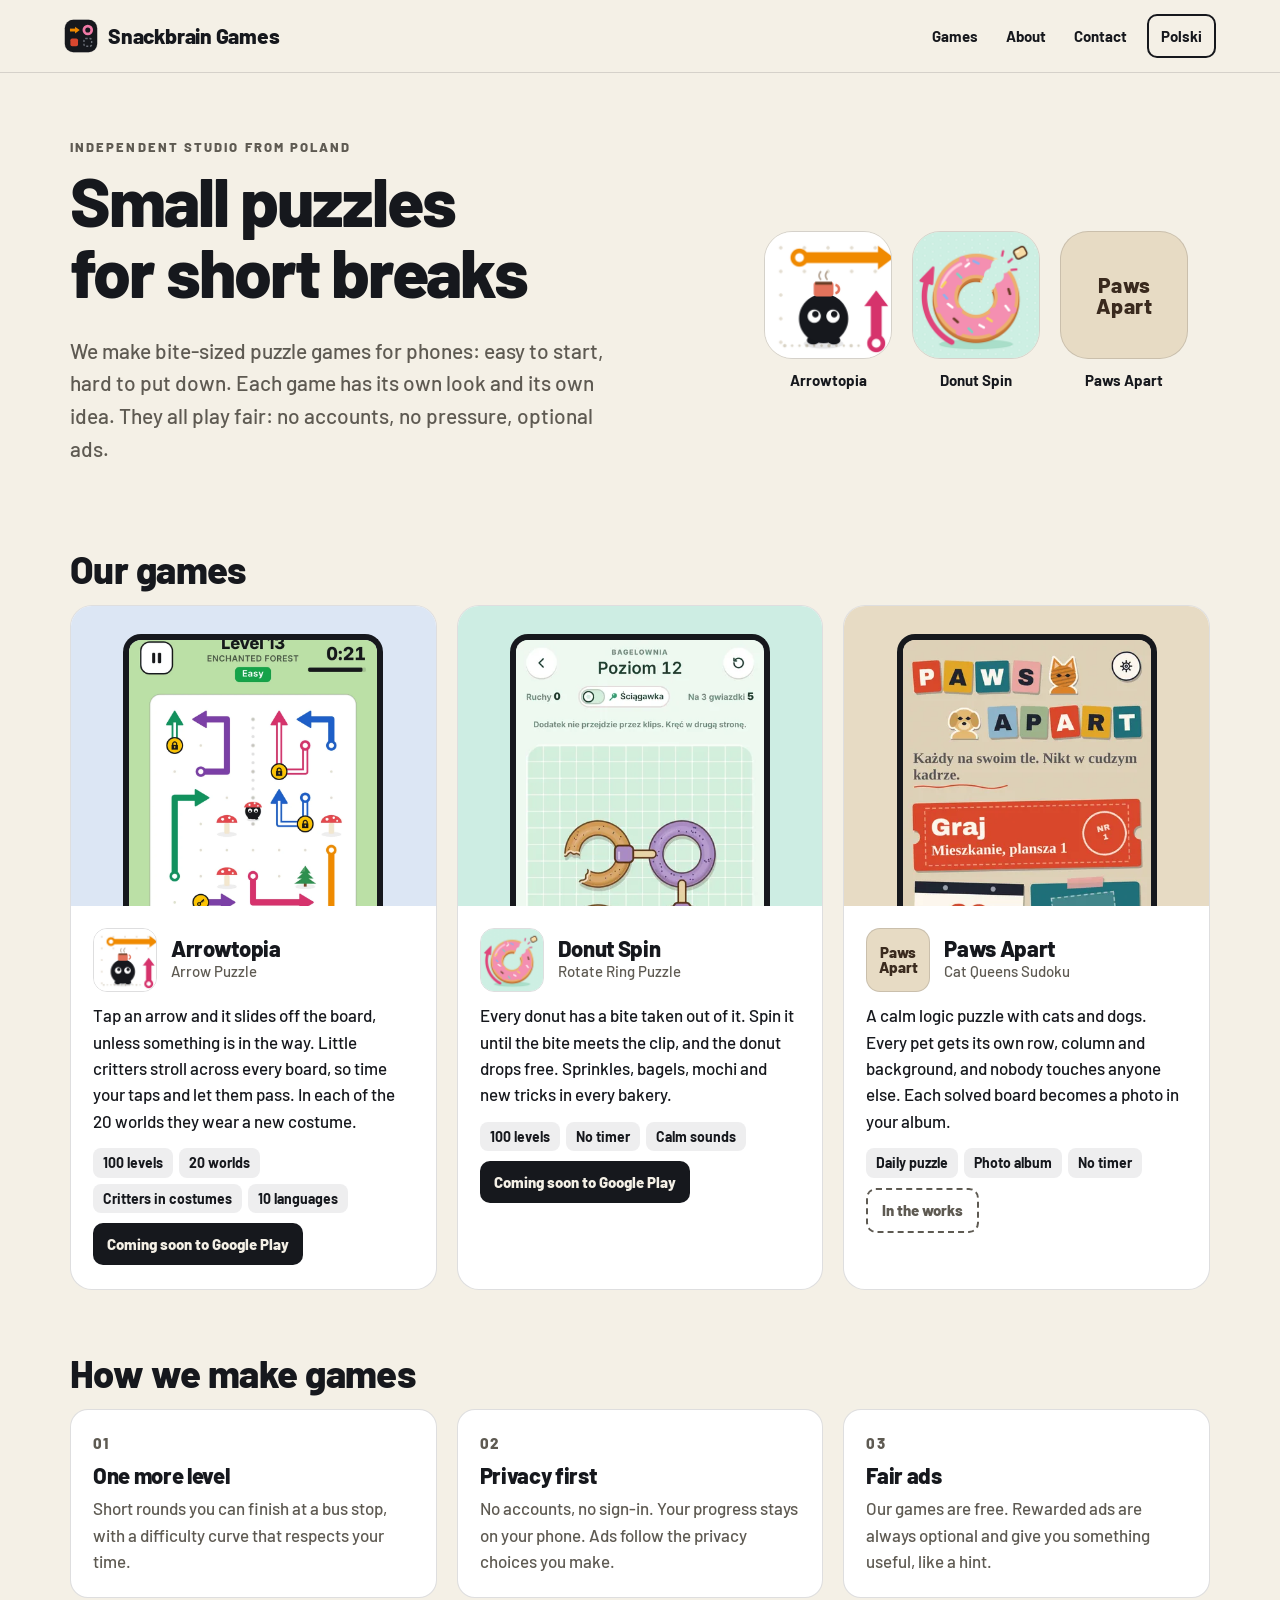
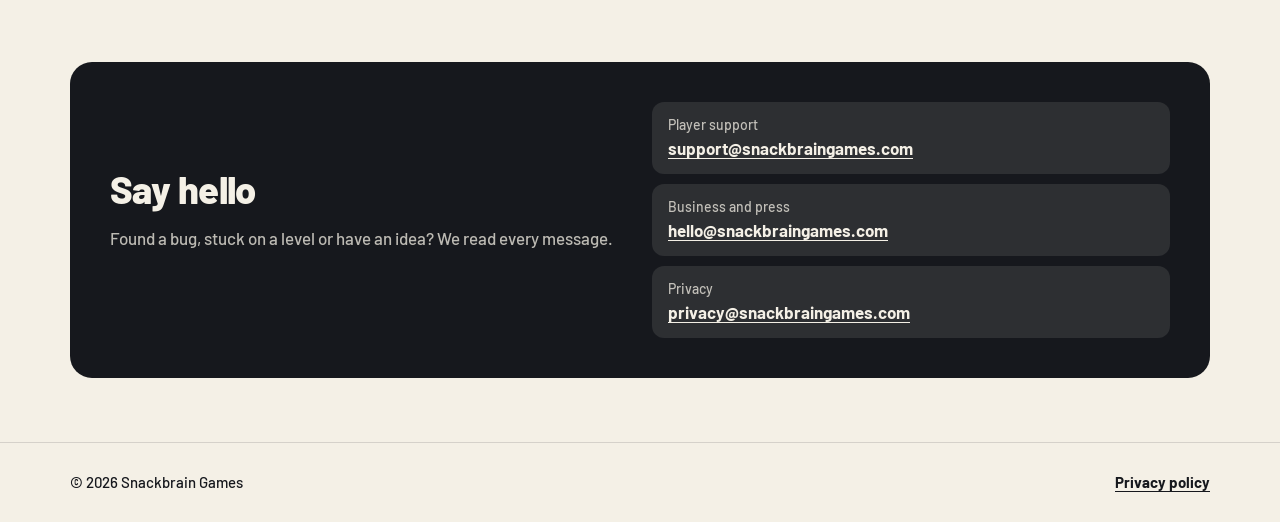
<file: index.html>
<!DOCTYPE html>
<html lang="en">
<head>
<meta charset="utf-8">
<meta name="viewport" content="width=device-width, initial-scale=1">
<title>Snackbrain Games</title>
<meta name="description" content="Snackbrain Games makes small puzzle games for phones: Arrowtopia, Donut Spin and Paws Apart.">
<link rel="icon" type="image/png" href="assets/favicon.png">
<link rel="stylesheet" href="assets/site.css">
</head>
<body>

<header class="top">
  <a class="brand" href="./">
    <svg viewBox="0 0 40 40" aria-hidden="true"><rect x="1" y="1" width="38" height="38" rx="10" fill="#16181D"/><path d="M7 13h7" stroke="#F08A00" stroke-width="3.4"/><path d="M13 9l5.5 4-5.5 4z" fill="#F08A00"/><circle cx="28" cy="13" r="4.6" fill="none" stroke="#F07AA6" stroke-width="3.2"/><rect x="7.5" y="23" width="9" height="9" rx="2" fill="#D9472F"/><rect x="23.5" y="23" width="9" height="9" rx="2" fill="none" stroke="#6B6F78" stroke-width="1.6" stroke-dasharray="2.4 2"/></svg>
    Snackbrain Games
  </a>
  <nav aria-label="Main">
    <a href="#games"><span lang="en">Games</span><span lang="pl">Gry</span></a>
    <a href="#about"><span lang="en">About</span><span lang="pl">O nas</span></a>
    <a href="#contact"><span lang="en">Contact</span><span lang="pl">Kontakt</span></a>
    <button class="lang" id="lang" type="button"><span lang="en">Polski</span><span lang="pl">English</span></button>
  </nav>
</header>

<main>
<section class="band">
  <div class="wrap hero">
    <div>
      <p class="kicker"><span lang="en">Independent studio from Poland</span><span lang="pl">Niezależne studio z Polski</span></p>
      <h1><span lang="en">Small puzzles for short breaks</span><span lang="pl">Małe łamigłówki na krótkie przerwy</span></h1>
      <p class="lead" lang="en">We make bite-sized puzzle games for phones: easy to start, hard to put down. Each game has its own look and its own idea. They all play fair: no accounts, no pressure, optional ads.</p>
      <p class="lead" lang="pl">Robimy łamigłówki na telefon w małych porcjach: łatwo zacząć, trudno skończyć. Każda gra ma swój wygląd i swój pomysł. Wszystkie grają fair: bez kont, bez presji, reklamy z wyboru.</p>
    </div>
    <div class="shelf" aria-label="Our games">
      <a href="#arrowtopia"><img src="assets/arrowtopia-icon-256.png" alt="">Arrowtopia</a>
      <a href="#donutspin"><img src="assets/donutspin-icon-256.png" alt="">Donut Spin</a>
      <a href="#pawsapart"><span class="tile">Paws<br>Apart</span>Paws Apart</a>
    </div>
  </div>
</section>

<section class="band" id="games" style="padding-top:0">
  <div class="wrap">
    <h2><span lang="en">Our games</span><span lang="pl">Nasze gry</span></h2>
    <div class="games">

      <article class="game" id="arrowtopia" style="--g:#DCE6F4">
        <div class="stage"><img class="shot" src="assets/arrowtopia-shot.webp" width="390" height="650" alt="Arrowtopia: coloured arrows on a board, with a little critter in a mushroom cap walking its dotted path"></div>
        <div class="body">
          <div class="head"><img src="assets/arrowtopia-icon-256.png" width="64" height="64" alt=""><div><h3>Arrowtopia</h3><p class="sub">Arrow Puzzle</p></div></div>
          <p lang="en">Tap an arrow and it slides off the board, unless something is in the way. Little critters stroll across every board, so time your taps and let them pass. In each of the 20 worlds they wear a new costume.</p>
          <p lang="pl">Stuknij strzałkę, a wyleci z planszy, chyba że coś stoi jej na drodze. Po każdej planszy spacerują małe stworki, więc wyczuj moment i przepuść je. W każdej z 20 krain noszą inne przebranie.</p>
          <ul class="chips"><li lang="en">100 levels</li><li lang="pl">100 poziomów</li><li lang="en">20 worlds</li><li lang="pl">20 krain</li><li lang="en">Critters in costumes</li><li lang="pl">Stworki w przebraniach</li><li lang="en">10 languages</li><li lang="pl">10 języków</li></ul>
          <p class="status soon"><span lang="en">Coming soon to Google Play</span><span lang="pl">Wkrótce w Google Play</span></p>
        </div>
      </article>

      <article class="game" id="donutspin" style="--g:#CDEDE3">
        <div class="stage"><img class="shot" src="assets/donutspin-shot.webp" width="390" height="650" alt="Donut Spin: donuts held by clips on a mint board"></div>
        <div class="body">
          <div class="head"><img src="assets/donutspin-icon-256.png" width="64" height="64" alt=""><div><h3>Donut Spin</h3><p class="sub">Rotate Ring Puzzle</p></div></div>
          <p lang="en">Every donut has a bite taken out of it. Spin it until the bite meets the clip, and the donut drops free. Sprinkles, bagels, mochi and new tricks in every bakery.</p>
          <p lang="pl">Każdy pączek jest nadgryziony. Kręć nim, aż ugryzienie trafi na klips, a pączek się uwolni. Posypki, bajgle, mochi i nowe sztuczki w każdej piekarni.</p>
          <ul class="chips"><li lang="en">100 levels</li><li lang="pl">100 poziomów</li><li lang="en">No timer</li><li lang="pl">Bez zegara</li><li lang="en">Calm sounds</li><li lang="pl">Spokojne dźwięki</li></ul>
          <p class="status soon"><span lang="en">Coming soon to Google Play</span><span lang="pl">Wkrótce w Google Play</span></p>
        </div>
      </article>

      <article class="game" id="pawsapart" style="--g:#E7DBC4">
        <div class="stage"><img class="shot" src="assets/pawsapart-shot.webp" width="390" height="650" alt="Paws Apart: the paper cut-out start screen with a cat and a dog"></div>
        <div class="body">
          <div class="head"><span class="tile">Paws<br>Apart</span><div><h3>Paws Apart</h3><p class="sub">Cat Queens Sudoku</p></div></div>
          <p lang="en">A calm logic puzzle with cats and dogs. Every pet gets its own row, column and background, and nobody touches anyone else. Each solved board becomes a photo in your album.</p>
          <p lang="pl">Spokojna łamigłówka logiczna z kotami i psami. Każdy zwierzak dostaje swój wiersz, kolumnę i tło, i nikt nikogo nie dotyka. Każda rozwiązana plansza staje się zdjęciem w albumie.</p>
          <ul class="chips"><li lang="en">Daily puzzle</li><li lang="pl">Zagadka dnia</li><li lang="en">Photo album</li><li lang="pl">Album zdjęć</li><li lang="en">No timer</li><li lang="pl">Bez zegara</li></ul>
          <p class="status dev"><span lang="en">In the works</span><span lang="pl">W przygotowaniu</span></p>
        </div>
      </article>

    </div>
  </div>
</section>

<section class="band" id="about" style="padding-top:0">
  <div class="wrap">
    <h2><span lang="en">How we make games</span><span lang="pl">Jak robimy gry</span></h2>
    <div class="cols">
      <div class="pill">
        <div class="num">01</div>
        <h3><span lang="en">One more level</span><span lang="pl">Jeszcze jeden poziom</span></h3>
        <p lang="en">Short rounds you can finish at a bus stop, with a difficulty curve that respects your time.</p>
        <p lang="pl">Krótkie rundy na jeden przystanek i poziom trudności, który szanuje Twój czas.</p>
      </div>
      <div class="pill">
        <div class="num">02</div>
        <h3><span lang="en">Privacy first</span><span lang="pl">Prywatność na pierwszym miejscu</span></h3>
        <p lang="en">No accounts, no sign-in. Your progress stays on your phone. Ads follow the privacy choices you make.</p>
        <p lang="pl">Bez kont i logowania. Postępy zostają na Twoim telefonie. Reklamy respektują Twoje wybory dotyczące prywatności.</p>
      </div>
      <div class="pill">
        <div class="num">03</div>
        <h3><span lang="en">Fair ads</span><span lang="pl">Uczciwe reklamy</span></h3>
        <p lang="en">Our games are free. Rewarded ads are always optional and give you something useful, like a hint.</p>
        <p lang="pl">Nasze gry są darmowe. Reklamy z nagrodą są zawsze opcjonalne i dają coś przydatnego, np. podpowiedź.</p>
      </div>
    </div>
  </div>
</section>

<section class="band" id="contact" style="padding-top:0">
  <div class="wrap contact">
    <div>
      <h2><span lang="en">Say hello</span><span lang="pl">Napisz do nas</span></h2>
      <p lang="en">Found a bug, stuck on a level or have an idea? We read every message.</p>
      <p lang="pl">Znalazłeś błąd, utknąłeś na poziomie albo masz pomysł? Czytamy każdą wiadomość.</p>
    </div>
    <div class="mail">
      <div><b lang="en">Player support</b><b lang="pl">Pomoc dla graczy</b><a href="mailto:support@snackbraingames.com">support@snackbraingames.com</a></div>
      <div><b lang="en">Business and press</b><b lang="pl">Współpraca i media</b><a href="mailto:hello@snackbraingames.com">hello@snackbraingames.com</a></div>
      <div><b lang="en">Privacy</b><b lang="pl">Prywatność</b><a href="mailto:privacy@snackbraingames.com">privacy@snackbraingames.com</a></div>
    </div>
  </div>
</section>
</main>

<footer>
  <div class="wrap">
    <span>© 2026 Snackbrain Games</span>
    <a href="privacy.html"><span lang="en">Privacy policy</span><span lang="pl">Polityka prywatności</span></a>
  </div>
</footer>

<script>
{
  const root = document.documentElement;
  let q = null;
  try { q = new URLSearchParams(location.search).get('lang'); } catch (e) {}
  const nav = (navigator.language || 'en').toLowerCase();
  const set = l => { root.lang = l; };
  set(q === 'pl' || q === 'en' ? q : nav.startsWith('pl') ? 'pl' : 'en');
  document.getElementById('lang').addEventListener('click', () => {
    set(root.lang === 'pl' ? 'en' : 'pl');
    try { history.replaceState(null, '', '?lang=' + root.lang + location.hash); } catch (e) {}
  });
}
</script>
</body>
</html>
</file>
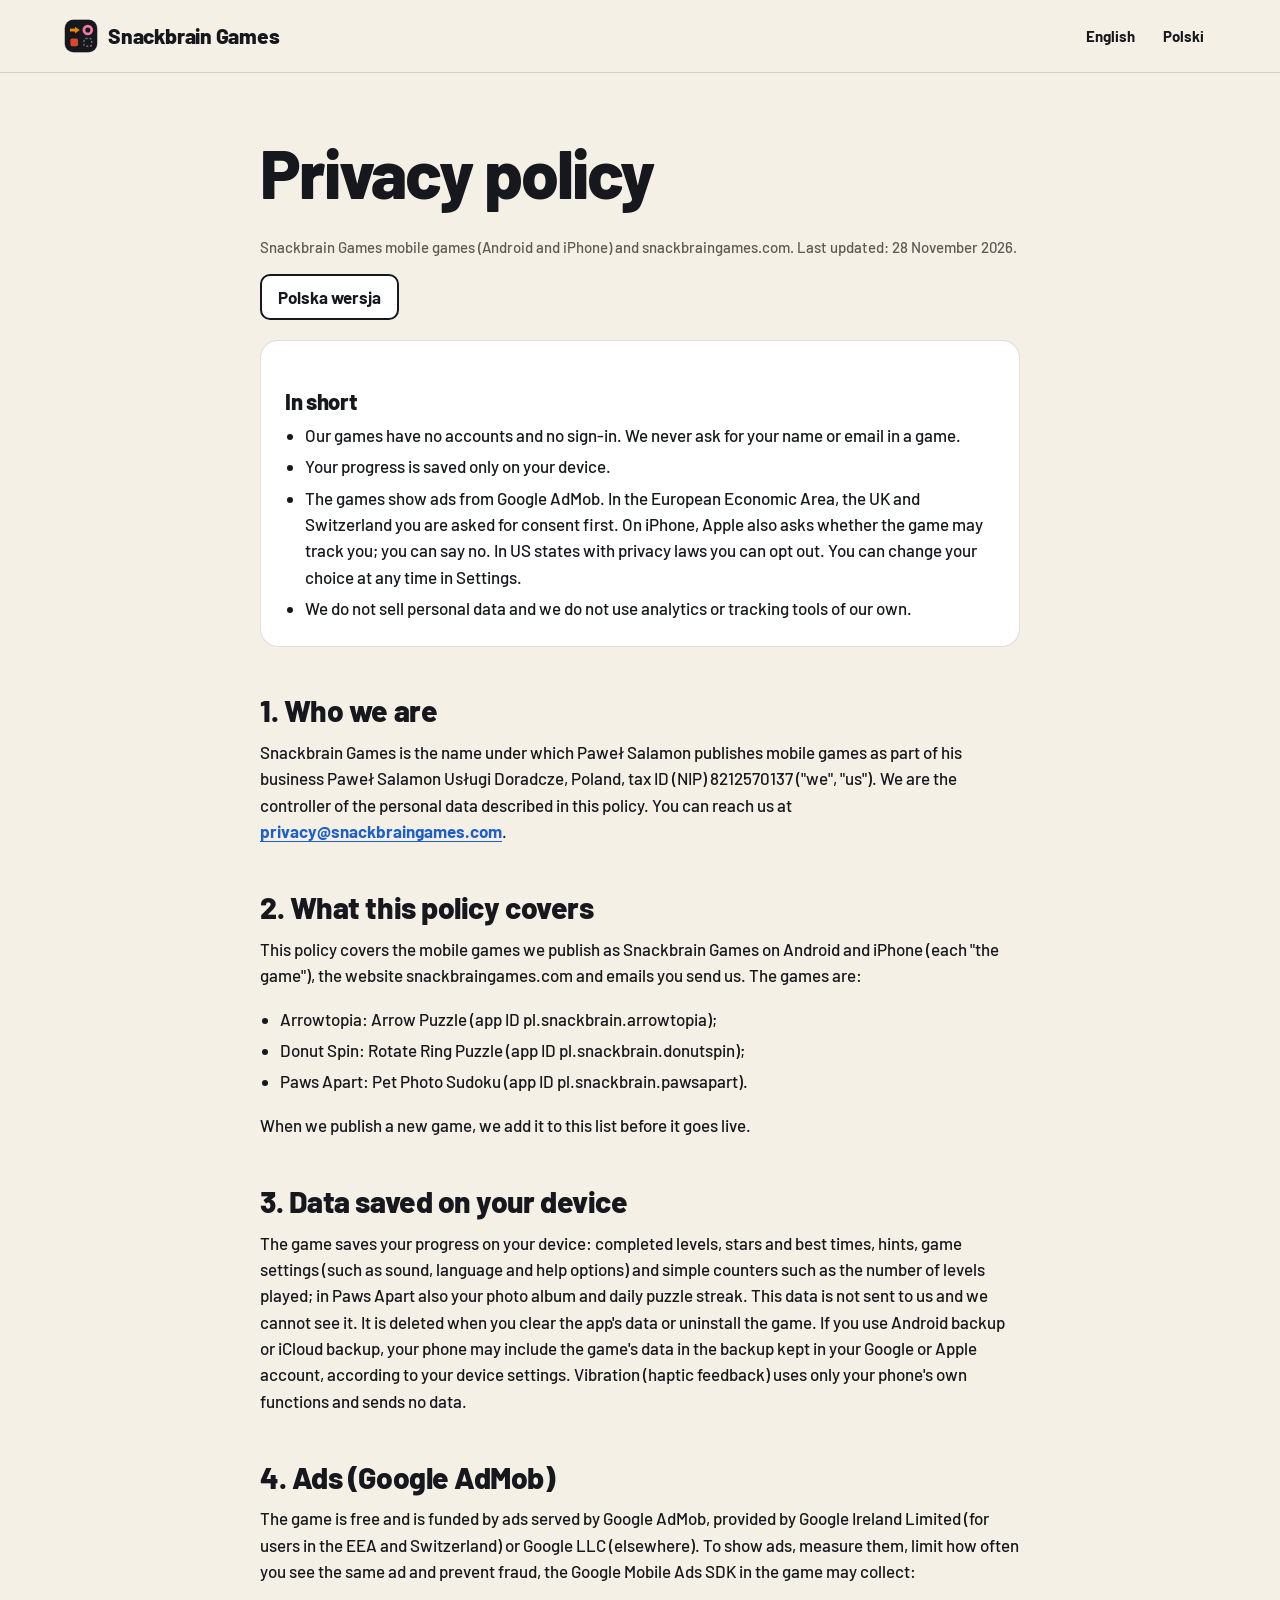
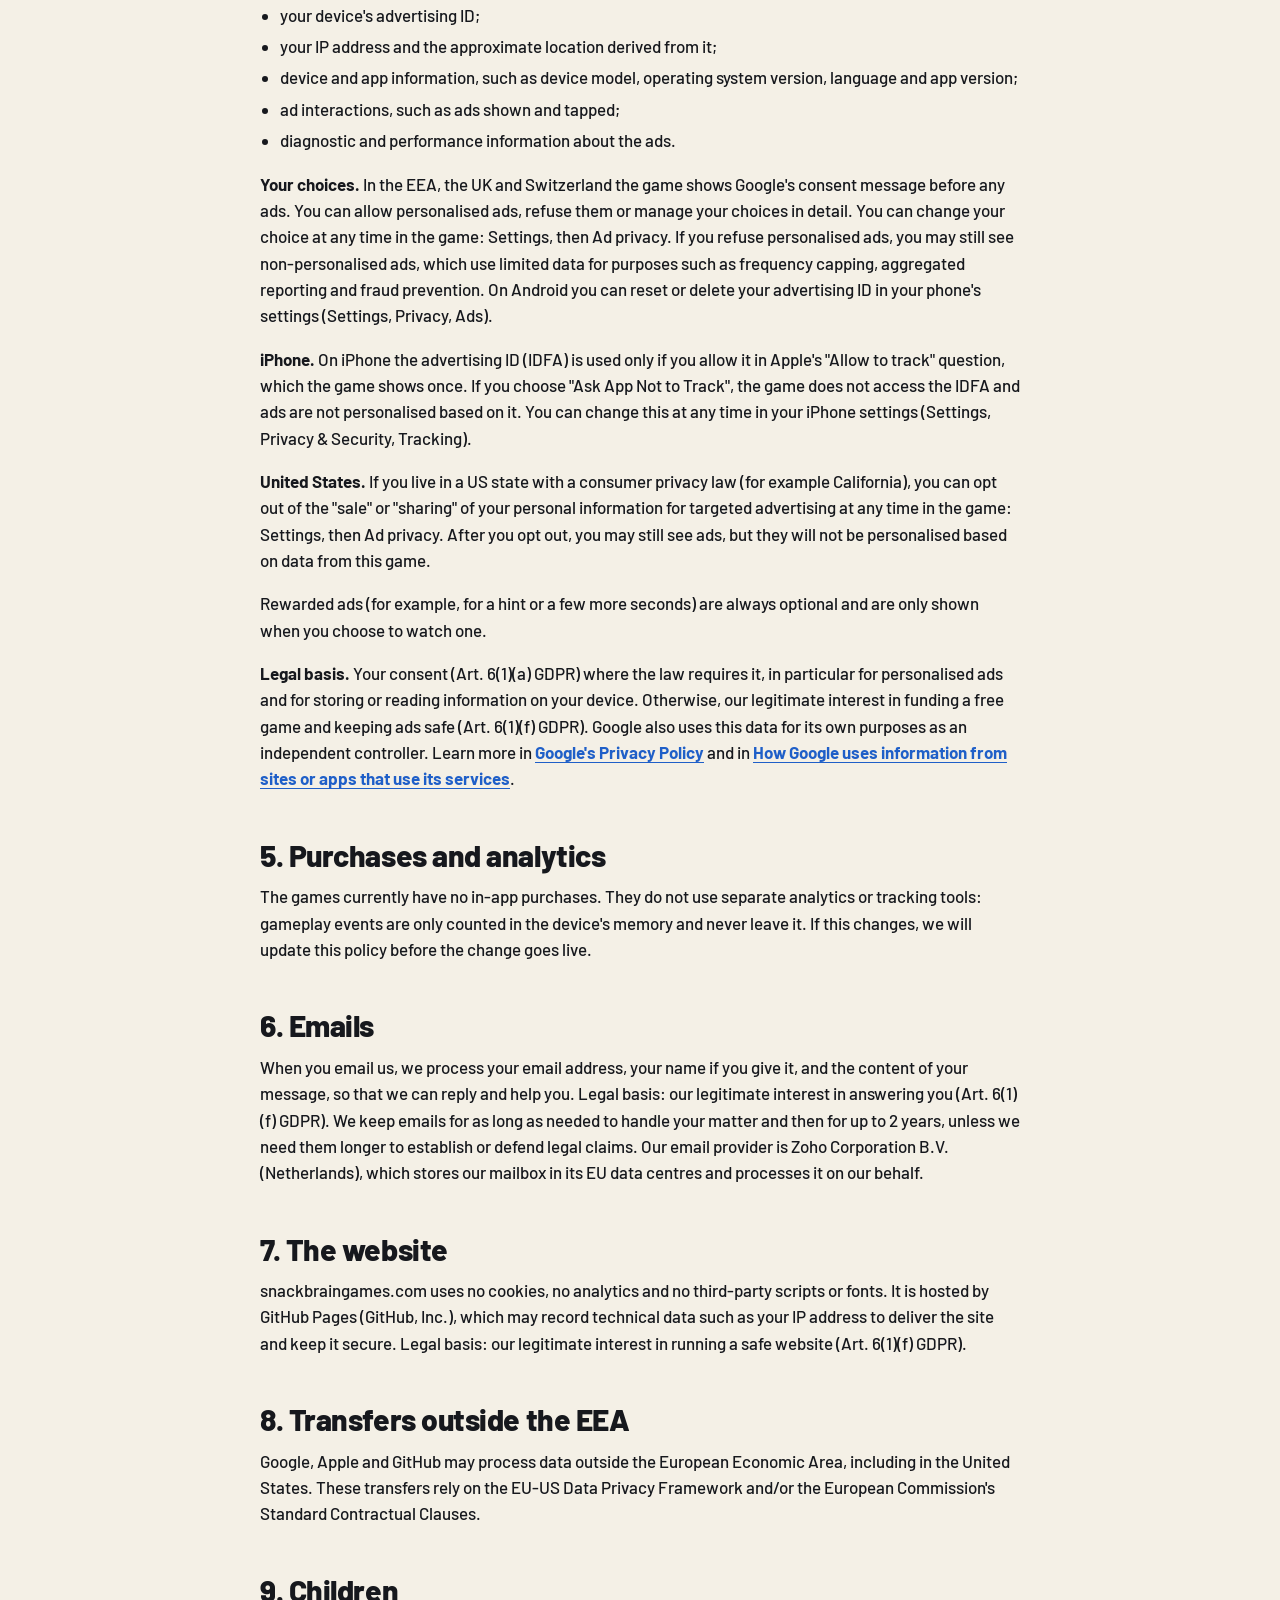
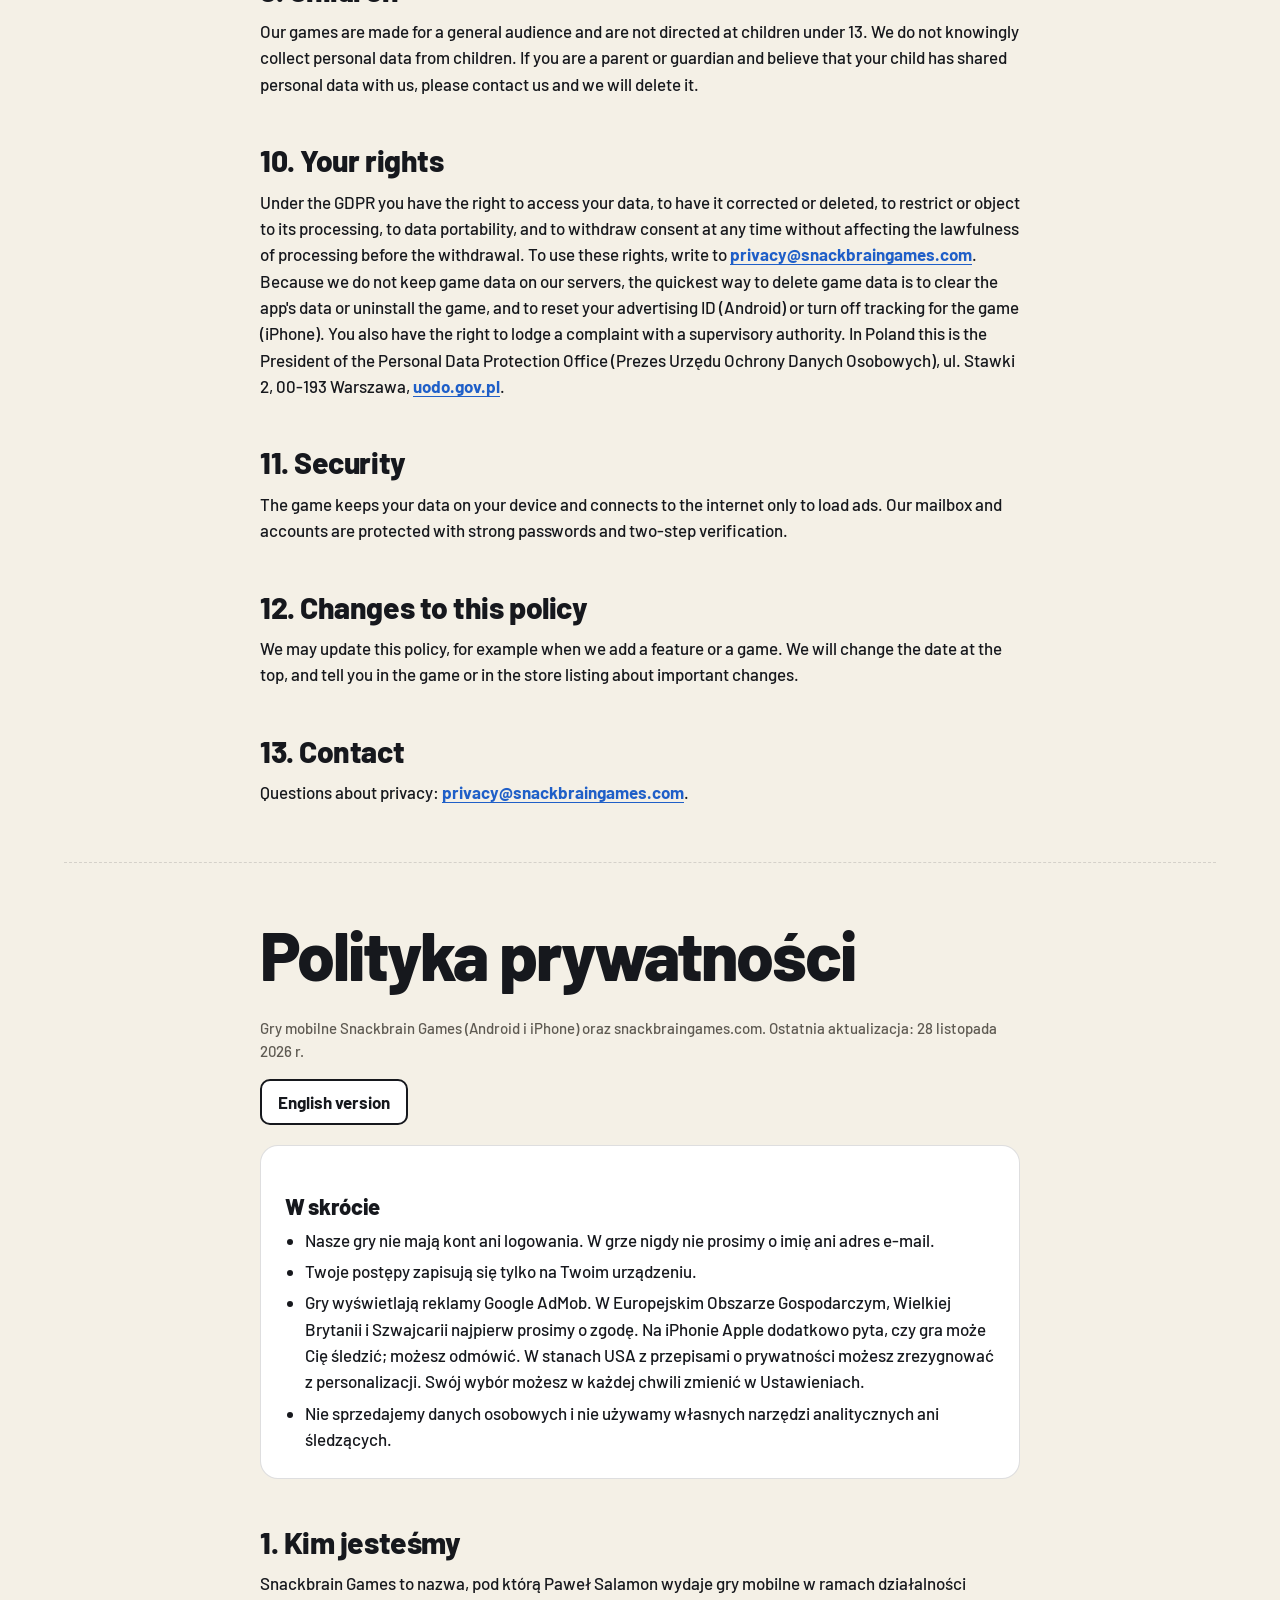
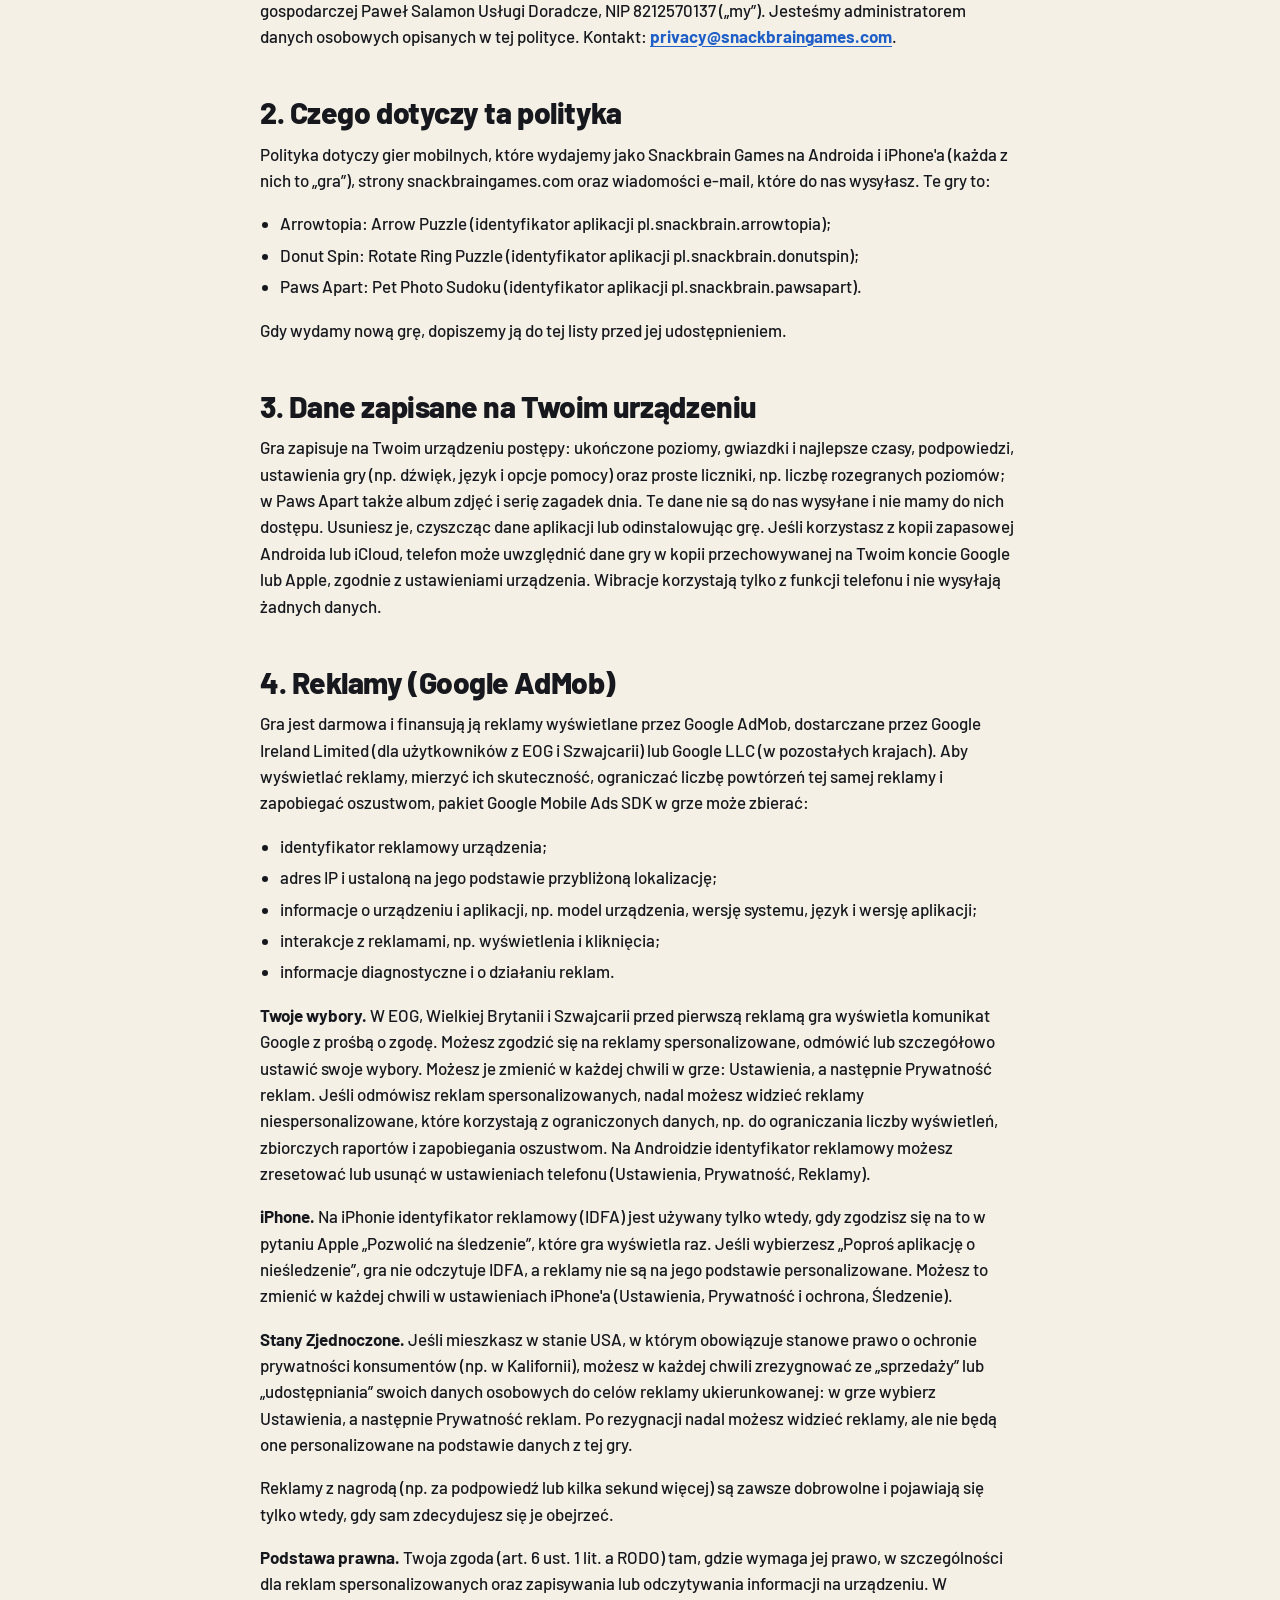
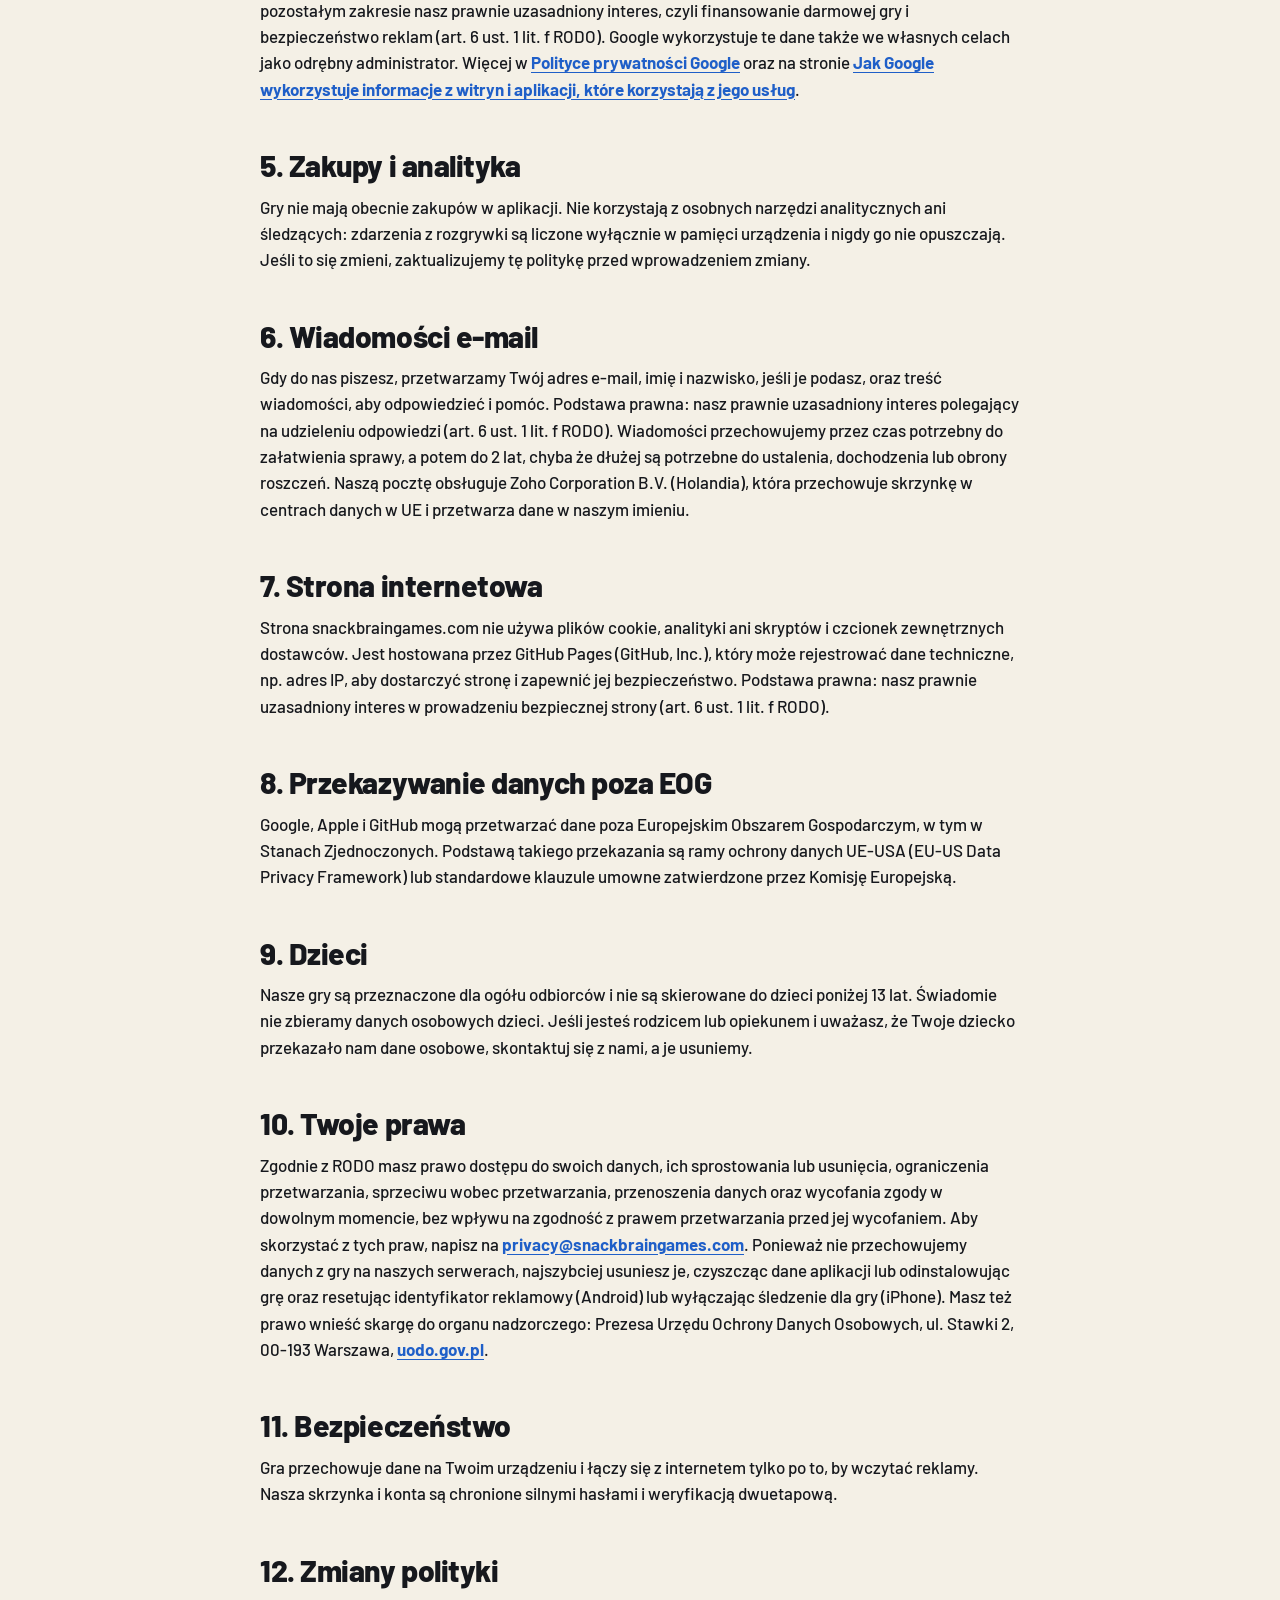
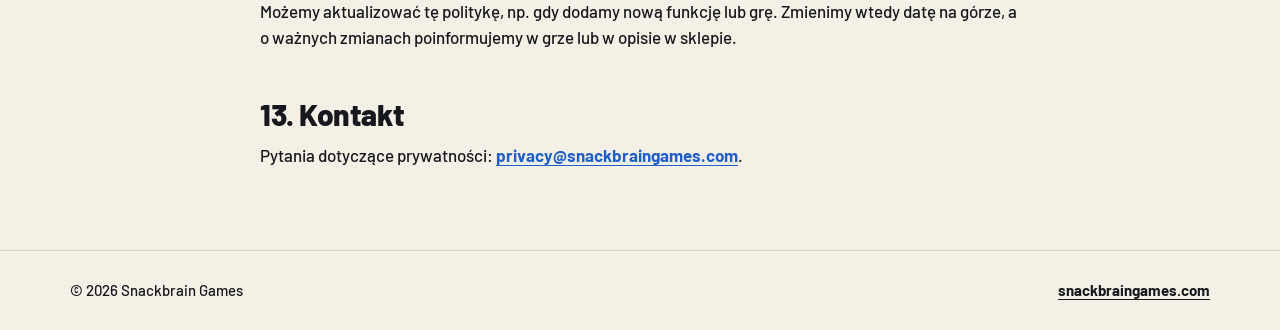
<file: privacy.html>
<!DOCTYPE html>
<html lang="en" class="both">
<head>
<meta charset="utf-8">
<meta name="viewport" content="width=device-width, initial-scale=1">
<title>Privacy policy: Snackbrain Games</title>
<meta name="description" content="Privacy policy for the Snackbrain Games mobile games (Arrowtopia: Arrow Puzzle, Donut Spin: Rotate Ring Puzzle, Paws Apart: Pet Photo Sudoku) on Android and iPhone, and for the Snackbrain Games website.">
<link rel="icon" type="image/png" href="assets/favicon.png">
<link rel="stylesheet" href="assets/site.css">
</head>
<body>

<header class="top">
  <a class="brand" href="./">
    <svg viewBox="0 0 40 40" aria-hidden="true"><rect x="1" y="1" width="38" height="38" rx="10" fill="#16181D"/><path d="M7 13h7" stroke="#F08A00" stroke-width="3.4"/><path d="M13 9l5.5 4-5.5 4z" fill="#F08A00"/><circle cx="28" cy="13" r="4.6" fill="none" stroke="#F07AA6" stroke-width="3.2"/><rect x="7.5" y="23" width="9" height="9" rx="2" fill="#D9472F"/><rect x="23.5" y="23" width="9" height="9" rx="2" fill="none" stroke="#6B6F78" stroke-width="1.6" stroke-dasharray="2.4 2"/></svg>
    Snackbrain Games
  </a>
  <nav aria-label="Language">
    <a href="#en">English</a>
    <a href="#pl">Polski</a>
  </nav>
</header>

<main class="band">
<article class="doc" id="en" lang="en">
  <h1>Privacy policy</h1>
  <p class="meta">Snackbrain Games mobile games (Android and iPhone) and snackbraingames.com. Last updated: 28 November 2026.</p>
  <div class="toc"><a href="#pl">Polska wersja</a></div>

  <div class="summary">
    <h3>In short</h3>
    <ul>
      <li>Our games have no accounts and no sign-in. We never ask for your name or email in a game.</li>
      <li>Your progress is saved only on your device.</li>
      <li>The games show ads from Google AdMob. In the European Economic Area, the UK and Switzerland you are asked for consent first. On iPhone, Apple also asks whether the game may track you; you can say no. In US states with privacy laws you can opt out. You can change your choice at any time in Settings.</li>
      <li>We do not sell personal data and we do not use analytics or tracking tools of our own.</li>
    </ul>
  </div>

  <h2>1. Who we are</h2>
  <p>Snackbrain Games is the name under which Paweł Salamon publishes mobile games as part of his business Paweł Salamon Usługi Doradcze, Poland, tax ID (NIP) 8212570137 ("we", "us"). We are the controller of the personal data described in this policy. You can reach us at <a href="mailto:privacy@snackbraingames.com">privacy@snackbraingames.com</a>.</p>

  <h2>2. What this policy covers</h2>
  <p>This policy covers the mobile games we publish as Snackbrain Games on Android and iPhone (each "the game"), the website snackbraingames.com and emails you send us. The games are:</p>
  <ul>
    <li>Arrowtopia: Arrow Puzzle (app ID pl.snackbrain.arrowtopia);</li>
    <li>Donut Spin: Rotate Ring Puzzle (app ID pl.snackbrain.donutspin);</li>
    <li>Paws Apart: Pet Photo Sudoku (app ID pl.snackbrain.pawsapart).</li>
  </ul>
  <p>When we publish a new game, we add it to this list before it goes live.</p>

  <h2>3. Data saved on your device</h2>
  <p>The game saves your progress on your device: completed levels, stars and best times, hints, game settings (such as sound, language and help options) and simple counters such as the number of levels played; in Paws Apart also your photo album and daily puzzle streak. This data is not sent to us and we cannot see it. It is deleted when you clear the app's data or uninstall the game. If you use Android backup or iCloud backup, your phone may include the game's data in the backup kept in your Google or Apple account, according to your device settings. Vibration (haptic feedback) uses only your phone's own functions and sends no data.</p>

  <h2>4. Ads (Google AdMob)</h2>
  <p>The game is free and is funded by ads served by Google AdMob, provided by Google Ireland Limited (for users in the EEA and Switzerland) or Google LLC (elsewhere). To show ads, measure them, limit how often you see the same ad and prevent fraud, the Google Mobile Ads SDK in the game may collect:</p>
  <ul>
    <li>your device's advertising ID;</li>
    <li>your IP address and the approximate location derived from it;</li>
    <li>device and app information, such as device model, operating system version, language and app version;</li>
    <li>ad interactions, such as ads shown and tapped;</li>
    <li>diagnostic and performance information about the ads.</li>
  </ul>
  <p><b>Your choices.</b> In the EEA, the UK and Switzerland the game shows Google's consent message before any ads. You can allow personalised ads, refuse them or manage your choices in detail. You can change your choice at any time in the game: Settings, then Ad privacy. If you refuse personalised ads, you may still see non-personalised ads, which use limited data for purposes such as frequency capping, aggregated reporting and fraud prevention. On Android you can reset or delete your advertising ID in your phone's settings (Settings, Privacy, Ads).</p>
  <p><b>iPhone.</b> On iPhone the advertising ID (IDFA) is used only if you allow it in Apple's "Allow to track" question, which the game shows once. If you choose "Ask App Not to Track", the game does not access the IDFA and ads are not personalised based on it. You can change this at any time in your iPhone settings (Settings, Privacy &amp; Security, Tracking).</p>
  <p><b>United States.</b> If you live in a US state with a consumer privacy law (for example California), you can opt out of the "sale" or "sharing" of your personal information for targeted advertising at any time in the game: Settings, then Ad privacy. After you opt out, you may still see ads, but they will not be personalised based on data from this game.</p>
  <p>Rewarded ads (for example, for a hint or a few more seconds) are always optional and are only shown when you choose to watch one.</p>
  <p><b>Legal basis.</b> Your consent (Art. 6(1)(a) GDPR) where the law requires it, in particular for personalised ads and for storing or reading information on your device. Otherwise, our legitimate interest in funding a free game and keeping ads safe (Art. 6(1)(f) GDPR). Google also uses this data for its own purposes as an independent controller. Learn more in <a href="https://policies.google.com/privacy">Google's Privacy Policy</a> and in <a href="https://policies.google.com/technologies/partner-sites">How Google uses information from sites or apps that use its services</a>.</p>

  <h2>5. Purchases and analytics</h2>
  <p>The games currently have no in-app purchases. They do not use separate analytics or tracking tools: gameplay events are only counted in the device's memory and never leave it. If this changes, we will update this policy before the change goes live.</p>

  <h2>6. Emails</h2>
  <p>When you email us, we process your email address, your name if you give it, and the content of your message, so that we can reply and help you. Legal basis: our legitimate interest in answering you (Art. 6(1)(f) GDPR). We keep emails for as long as needed to handle your matter and then for up to 2 years, unless we need them longer to establish or defend legal claims. Our email provider is Zoho Corporation B.V. (Netherlands), which stores our mailbox in its EU data centres and processes it on our behalf.</p>

  <h2>7. The website</h2>
  <p>snackbraingames.com uses no cookies, no analytics and no third-party scripts or fonts. It is hosted by GitHub Pages (GitHub, Inc.), which may record technical data such as your IP address to deliver the site and keep it secure. Legal basis: our legitimate interest in running a safe website (Art. 6(1)(f) GDPR).</p>

  <h2>8. Transfers outside the EEA</h2>
  <p>Google, Apple and GitHub may process data outside the European Economic Area, including in the United States. These transfers rely on the EU-US Data Privacy Framework and/or the European Commission's Standard Contractual Clauses.</p>

  <h2>9. Children</h2>
  <p>Our games are made for a general audience and are not directed at children under 13. We do not knowingly collect personal data from children. If you are a parent or guardian and believe that your child has shared personal data with us, please contact us and we will delete it.</p>

  <h2>10. Your rights</h2>
  <p>Under the GDPR you have the right to access your data, to have it corrected or deleted, to restrict or object to its processing, to data portability, and to withdraw consent at any time without affecting the lawfulness of processing before the withdrawal. To use these rights, write to <a href="mailto:privacy@snackbraingames.com">privacy@snackbraingames.com</a>. Because we do not keep game data on our servers, the quickest way to delete game data is to clear the app's data or uninstall the game, and to reset your advertising ID (Android) or turn off tracking for the game (iPhone). You also have the right to lodge a complaint with a supervisory authority. In Poland this is the President of the Personal Data Protection Office (Prezes Urzędu Ochrony Danych Osobowych), ul. Stawki 2, 00-193 Warszawa, <a href="https://uodo.gov.pl">uodo.gov.pl</a>.</p>

  <h2>11. Security</h2>
  <p>The game keeps your data on your device and connects to the internet only to load ads. Our mailbox and accounts are protected with strong passwords and two-step verification.</p>

  <h2>12. Changes to this policy</h2>
  <p>We may update this policy, for example when we add a feature or a game. We will change the date at the top, and tell you in the game or in the store listing about important changes.</p>

  <h2>13. Contact</h2>
  <p>Questions about privacy: <a href="mailto:privacy@snackbraingames.com">privacy@snackbraingames.com</a>.</p>
</article>

<hr>

<article class="doc" id="pl" lang="pl">
  <h1>Polityka prywatności</h1>
  <p class="meta">Gry mobilne Snackbrain Games (Android i iPhone) oraz snackbraingames.com. Ostatnia aktualizacja: 28 listopada 2026 r.</p>
  <div class="toc"><a href="#en">English version</a></div>

  <div class="summary">
    <h3>W skrócie</h3>
    <ul>
      <li>Nasze gry nie mają kont ani logowania. W grze nigdy nie prosimy o imię ani adres e-mail.</li>
      <li>Twoje postępy zapisują się tylko na Twoim urządzeniu.</li>
      <li>Gry wyświetlają reklamy Google AdMob. W Europejskim Obszarze Gospodarczym, Wielkiej Brytanii i Szwajcarii najpierw prosimy o zgodę. Na iPhonie Apple dodatkowo pyta, czy gra może Cię śledzić; możesz odmówić. W stanach USA z przepisami o prywatności możesz zrezygnować z personalizacji. Swój wybór możesz w każdej chwili zmienić w Ustawieniach.</li>
      <li>Nie sprzedajemy danych osobowych i nie używamy własnych narzędzi analitycznych ani śledzących.</li>
    </ul>
  </div>

  <h2>1. Kim jesteśmy</h2>
  <p>Snackbrain Games to nazwa, pod którą Paweł Salamon wydaje gry mobilne w ramach działalności gospodarczej Paweł Salamon Usługi Doradcze, NIP 8212570137 („my”). Jesteśmy administratorem danych osobowych opisanych w tej polityce. Kontakt: <a href="mailto:privacy@snackbraingames.com">privacy@snackbraingames.com</a>.</p>

  <h2>2. Czego dotyczy ta polityka</h2>
  <p>Polityka dotyczy gier mobilnych, które wydajemy jako Snackbrain Games na Androida i iPhone'a (każda z nich to „gra”), strony snackbraingames.com oraz wiadomości e-mail, które do nas wysyłasz. Te gry to:</p>
  <ul>
    <li>Arrowtopia: Arrow Puzzle (identyfikator aplikacji pl.snackbrain.arrowtopia);</li>
    <li>Donut Spin: Rotate Ring Puzzle (identyfikator aplikacji pl.snackbrain.donutspin);</li>
    <li>Paws Apart: Pet Photo Sudoku (identyfikator aplikacji pl.snackbrain.pawsapart).</li>
  </ul>
  <p>Gdy wydamy nową grę, dopiszemy ją do tej listy przed jej udostępnieniem.</p>

  <h2>3. Dane zapisane na Twoim urządzeniu</h2>
  <p>Gra zapisuje na Twoim urządzeniu postępy: ukończone poziomy, gwiazdki i najlepsze czasy, podpowiedzi, ustawienia gry (np. dźwięk, język i opcje pomocy) oraz proste liczniki, np. liczbę rozegranych poziomów; w Paws Apart także album zdjęć i serię zagadek dnia. Te dane nie są do nas wysyłane i nie mamy do nich dostępu. Usuniesz je, czyszcząc dane aplikacji lub odinstalowując grę. Jeśli korzystasz z kopii zapasowej Androida lub iCloud, telefon może uwzględnić dane gry w kopii przechowywanej na Twoim koncie Google lub Apple, zgodnie z ustawieniami urządzenia. Wibracje korzystają tylko z funkcji telefonu i nie wysyłają żadnych danych.</p>

  <h2>4. Reklamy (Google AdMob)</h2>
  <p>Gra jest darmowa i finansują ją reklamy wyświetlane przez Google AdMob, dostarczane przez Google Ireland Limited (dla użytkowników z EOG i Szwajcarii) lub Google LLC (w pozostałych krajach). Aby wyświetlać reklamy, mierzyć ich skuteczność, ograniczać liczbę powtórzeń tej samej reklamy i zapobiegać oszustwom, pakiet Google Mobile Ads SDK w grze może zbierać:</p>
  <ul>
    <li>identyfikator reklamowy urządzenia;</li>
    <li>adres IP i ustaloną na jego podstawie przybliżoną lokalizację;</li>
    <li>informacje o urządzeniu i aplikacji, np. model urządzenia, wersję systemu, język i wersję aplikacji;</li>
    <li>interakcje z reklamami, np. wyświetlenia i kliknięcia;</li>
    <li>informacje diagnostyczne i o działaniu reklam.</li>
  </ul>
  <p><b>Twoje wybory.</b> W EOG, Wielkiej Brytanii i Szwajcarii przed pierwszą reklamą gra wyświetla komunikat Google z prośbą o zgodę. Możesz zgodzić się na reklamy spersonalizowane, odmówić lub szczegółowo ustawić swoje wybory. Możesz je zmienić w każdej chwili w grze: Ustawienia, a następnie Prywatność reklam. Jeśli odmówisz reklam spersonalizowanych, nadal możesz widzieć reklamy niespersonalizowane, które korzystają z ograniczonych danych, np. do ograniczania liczby wyświetleń, zbiorczych raportów i zapobiegania oszustwom. Na Androidzie identyfikator reklamowy możesz zresetować lub usunąć w ustawieniach telefonu (Ustawienia, Prywatność, Reklamy).</p>
  <p><b>iPhone.</b> Na iPhonie identyfikator reklamowy (IDFA) jest używany tylko wtedy, gdy zgodzisz się na to w pytaniu Apple „Pozwolić na śledzenie”, które gra wyświetla raz. Jeśli wybierzesz „Poproś aplikację o nieśledzenie”, gra nie odczytuje IDFA, a reklamy nie są na jego podstawie personalizowane. Możesz to zmienić w każdej chwili w ustawieniach iPhone'a (Ustawienia, Prywatność i ochrona, Śledzenie).</p>
  <p><b>Stany Zjednoczone.</b> Jeśli mieszkasz w stanie USA, w którym obowiązuje stanowe prawo o ochronie prywatności konsumentów (np. w Kalifornii), możesz w każdej chwili zrezygnować ze „sprzedaży” lub „udostępniania” swoich danych osobowych do celów reklamy ukierunkowanej: w grze wybierz Ustawienia, a następnie Prywatność reklam. Po rezygnacji nadal możesz widzieć reklamy, ale nie będą one personalizowane na podstawie danych z tej gry.</p>
  <p>Reklamy z nagrodą (np. za podpowiedź lub kilka sekund więcej) są zawsze dobrowolne i pojawiają się tylko wtedy, gdy sam zdecydujesz się je obejrzeć.</p>
  <p><b>Podstawa prawna.</b> Twoja zgoda (art. 6 ust. 1 lit. a RODO) tam, gdzie wymaga jej prawo, w szczególności dla reklam spersonalizowanych oraz zapisywania lub odczytywania informacji na urządzeniu. W pozostałym zakresie nasz prawnie uzasadniony interes, czyli finansowanie darmowej gry i bezpieczeństwo reklam (art. 6 ust. 1 lit. f RODO). Google wykorzystuje te dane także we własnych celach jako odrębny administrator. Więcej w <a href="https://policies.google.com/privacy?hl=pl">Polityce prywatności Google</a> oraz na stronie <a href="https://policies.google.com/technologies/partner-sites?hl=pl">Jak Google wykorzystuje informacje z witryn i aplikacji, które korzystają z jego usług</a>.</p>

  <h2>5. Zakupy i analityka</h2>
  <p>Gry nie mają obecnie zakupów w aplikacji. Nie korzystają z osobnych narzędzi analitycznych ani śledzących: zdarzenia z rozgrywki są liczone wyłącznie w pamięci urządzenia i nigdy go nie opuszczają. Jeśli to się zmieni, zaktualizujemy tę politykę przed wprowadzeniem zmiany.</p>

  <h2>6. Wiadomości e-mail</h2>
  <p>Gdy do nas piszesz, przetwarzamy Twój adres e-mail, imię i nazwisko, jeśli je podasz, oraz treść wiadomości, aby odpowiedzieć i pomóc. Podstawa prawna: nasz prawnie uzasadniony interes polegający na udzieleniu odpowiedzi (art. 6 ust. 1 lit. f RODO). Wiadomości przechowujemy przez czas potrzebny do załatwienia sprawy, a potem do 2 lat, chyba że dłużej są potrzebne do ustalenia, dochodzenia lub obrony roszczeń. Naszą pocztę obsługuje Zoho Corporation B.V. (Holandia), która przechowuje skrzynkę w centrach danych w UE i przetwarza dane w naszym imieniu.</p>

  <h2>7. Strona internetowa</h2>
  <p>Strona snackbraingames.com nie używa plików cookie, analityki ani skryptów i czcionek zewnętrznych dostawców. Jest hostowana przez GitHub Pages (GitHub, Inc.), który może rejestrować dane techniczne, np. adres IP, aby dostarczyć stronę i zapewnić jej bezpieczeństwo. Podstawa prawna: nasz prawnie uzasadniony interes w prowadzeniu bezpiecznej strony (art. 6 ust. 1 lit. f RODO).</p>

  <h2>8. Przekazywanie danych poza EOG</h2>
  <p>Google, Apple i GitHub mogą przetwarzać dane poza Europejskim Obszarem Gospodarczym, w tym w Stanach Zjednoczonych. Podstawą takiego przekazania są ramy ochrony danych UE-USA (EU-US Data Privacy Framework) lub standardowe klauzule umowne zatwierdzone przez Komisję Europejską.</p>

  <h2>9. Dzieci</h2>
  <p>Nasze gry są przeznaczone dla ogółu odbiorców i nie są skierowane do dzieci poniżej 13 lat. Świadomie nie zbieramy danych osobowych dzieci. Jeśli jesteś rodzicem lub opiekunem i uważasz, że Twoje dziecko przekazało nam dane osobowe, skontaktuj się z nami, a je usuniemy.</p>

  <h2>10. Twoje prawa</h2>
  <p>Zgodnie z RODO masz prawo dostępu do swoich danych, ich sprostowania lub usunięcia, ograniczenia przetwarzania, sprzeciwu wobec przetwarzania, przenoszenia danych oraz wycofania zgody w dowolnym momencie, bez wpływu na zgodność z prawem przetwarzania przed jej wycofaniem. Aby skorzystać z tych praw, napisz na <a href="mailto:privacy@snackbraingames.com">privacy@snackbraingames.com</a>. Ponieważ nie przechowujemy danych z gry na naszych serwerach, najszybciej usuniesz je, czyszcząc dane aplikacji lub odinstalowując grę oraz resetując identyfikator reklamowy (Android) lub wyłączając śledzenie dla gry (iPhone). Masz też prawo wnieść skargę do organu nadzorczego: Prezesa Urzędu Ochrony Danych Osobowych, ul. Stawki 2, 00-193 Warszawa, <a href="https://uodo.gov.pl">uodo.gov.pl</a>.</p>

  <h2>11. Bezpieczeństwo</h2>
  <p>Gra przechowuje dane na Twoim urządzeniu i łączy się z internetem tylko po to, by wczytać reklamy. Nasza skrzynka i konta są chronione silnymi hasłami i weryfikacją dwuetapową.</p>

  <h2>12. Zmiany polityki</h2>
  <p>Możemy aktualizować tę politykę, np. gdy dodamy nową funkcję lub grę. Zmienimy wtedy datę na górze, a o ważnych zmianach poinformujemy w grze lub w opisie w sklepie.</p>

  <h2>13. Kontakt</h2>
  <p>Pytania dotyczące prywatności: <a href="mailto:privacy@snackbraingames.com">privacy@snackbraingames.com</a>.</p>
</article>
</main>

<footer>
  <div class="wrap">
    <span>© 2026 Snackbrain Games</span>
    <a href="./">snackbraingames.com</a>
  </div>
</footer>
</body>
</html>
</file>
<file: assets/site.css>
/*
VOICE: small and honest, short sentences, no hype. The studio stays quiet so each game can show its own face.
IDEA: a shelf. A plain paper page, and on it one card per game, each card in that game's own colours and pictures.
PICTURE: real icons and real screenshots of the games; no illustrations of the studio's own.
COLOUR: paper #F4F0E6, ink #16181D, white cards; colour comes only from the games (Arrowtopia blue, Donut Spin mint, Paws Apart kraft).
TYPE: Barlow for everything, 800 for titles, 500 for text.
LAYOUT: top bar, headline with the three icons, three game cards (stacked on phones), how we work, contact, footer.
*/
@font-face{font-family:Barlow;font-weight:500;font-display:swap;src:url(../fonts/barlow-latin-500-normal.woff2) format("woff2");unicode-range:U+0000-00FF,U+0131,U+0152-0153,U+02BB-02BC,U+02C6,U+02DA,U+02DC,U+0304,U+0308,U+0329,U+2000-206F,U+20AC,U+2122,U+2191,U+2193,U+2212,U+2215,U+FEFF,U+FFFD}
@font-face{font-family:Barlow;font-weight:500;font-display:swap;src:url(../fonts/barlow-latin-ext-500-normal.woff2) format("woff2");unicode-range:U+0100-02BA,U+02BD-02C5,U+02C7-02CC,U+02CE-02D7,U+02DD-02FF,U+0304,U+0308,U+0329,U+1D00-1DBF,U+1E00-1E9F,U+1EF2-1EFF,U+2020,U+20A0-20AB,U+20AD-20C0,U+2113,U+2C60-2C7F,U+A720-A7FF}
@font-face{font-family:Barlow;font-weight:700;font-display:swap;src:url(../fonts/barlow-latin-700-normal.woff2) format("woff2");unicode-range:U+0000-00FF,U+0131,U+0152-0153,U+02BB-02BC,U+02C6,U+02DA,U+02DC,U+0304,U+0308,U+0329,U+2000-206F,U+20AC,U+2122,U+2191,U+2193,U+2212,U+2215,U+FEFF,U+FFFD}
@font-face{font-family:Barlow;font-weight:700;font-display:swap;src:url(../fonts/barlow-latin-ext-700-normal.woff2) format("woff2");unicode-range:U+0100-02BA,U+02BD-02C5,U+02C7-02CC,U+02CE-02D7,U+02DD-02FF,U+0304,U+0308,U+0329,U+1D00-1DBF,U+1E00-1E9F,U+1EF2-1EFF,U+2020,U+20A0-20AB,U+20AD-20C0,U+2113,U+2C60-2C7F,U+A720-A7FF}
@font-face{font-family:Barlow;font-weight:800;font-display:swap;src:url(../fonts/barlow-latin-800-normal.woff2) format("woff2");unicode-range:U+0000-00FF,U+0131,U+0152-0153,U+02BB-02BC,U+02C6,U+02DA,U+02DC,U+0304,U+0308,U+0329,U+2000-206F,U+20AC,U+2122,U+2191,U+2193,U+2212,U+2215,U+FEFF,U+FFFD}
@font-face{font-family:Barlow;font-weight:800;font-display:swap;src:url(../fonts/barlow-latin-ext-800-normal.woff2) format("woff2");unicode-range:U+0100-02BA,U+02BD-02C5,U+02C7-02CC,U+02CE-02D7,U+02DD-02FF,U+0304,U+0308,U+0329,U+1D00-1DBF,U+1E00-1E9F,U+1EF2-1EFF,U+2020,U+20A0-20AB,U+20AD-20C0,U+2113,U+2C60-2C7F,U+A720-A7FF}

:root{color-scheme:light dark;
  --bg:light-dark(#F4F0E6,#14161B);--card:light-dark(#FFFFFF,#1E2127);--line:light-dark(rgb(22 24 29/.14),rgb(238 234 224/.16));
  --ink:light-dark(#16181D,#EEEAE0);--soft:light-dark(#5E5A52,#A7A398);--accent:light-dark(#1F5FC8,#5B92F0)}
:root[data-theme=light]{color-scheme:light}:root[data-theme=dark]{color-scheme:dark}
*{box-sizing:border-box;min-width:0}
html{scroll-padding-top:24px}
body{margin:0;background:var(--bg);color:var(--ink);font:500 17px/1.55 Barlow,system-ui,sans-serif;overflow-x:clip}
h1,h2,h3{font-weight:800;line-height:1.05;letter-spacing:-.015em;text-wrap:balance;margin:0 0 .4em}
h1{font-size:clamp(38px,6.5vw,68px);letter-spacing:-.03em}h2{font-size:clamp(28px,4vw,38px)}h3{font-size:22px}
p{margin:0 0 1em}a{color:var(--accent);text-underline-offset:3px;font-weight:700}a:hover{color:var(--ink)}
:focus-visible{outline:3px solid var(--accent);outline-offset:3px;border-radius:6px}
.wrap{max-width:1140px;margin:0 auto}
.band{padding:clamp(32px,5vw,72px) max(5vw,16px)}
.kicker{font-size:13px;font-weight:800;letter-spacing:.16em;text-transform:uppercase;color:var(--soft);margin:0 0 .6em}

/* top bar */
.top{display:flex;align-items:center;justify-content:space-between;gap:12px;flex-wrap:wrap;padding:14px max(5vw,16px);border-bottom:1.5px solid var(--line)}
.brand{display:flex;align-items:center;gap:10px;font-weight:800;font-size:21px;letter-spacing:-.01em;color:var(--ink);text-decoration:none}
.brand svg{width:34px;height:34px;flex:none}
.top nav{display:flex;gap:4px;flex-wrap:wrap;align-items:center}
.top nav a,.lang{font:700 15px Barlow,sans-serif;color:var(--ink);text-decoration:none;padding:10px 12px;border-radius:10px;min-height:44px;display:inline-flex;align-items:center}
.top nav a:hover{background:var(--line)}
.lang{border:2px solid var(--ink);background:transparent;cursor:pointer;margin-left:4px}
.lang:hover{background:var(--ink);color:var(--bg)}

/* hero */
.hero{display:grid;grid-template-columns:minmax(0,1.3fr) minmax(0,1fr);gap:clamp(24px,5vw,64px);align-items:center}
.hero .lead{font-size:clamp(18px,2.2vw,21px);color:var(--soft);max-width:560px}
.shelf{display:flex;gap:clamp(12px,2vw,20px);justify-content:center}
.shelf a{display:flex;flex-direction:column;align-items:center;gap:10px;text-decoration:none;color:var(--ink);font-weight:700;font-size:15px;text-align:center}
.shelf img,.shelf .tile{width:clamp(84px,11vw,128px);aspect-ratio:1;border-radius:22%;display:block;border:1.5px solid var(--line)}
.shelf .tile{display:grid;place-items:center;background:#E7DBC4;color:#3A2A1E;font-weight:800;font-size:clamp(16px,2vw,21px);line-height:1;letter-spacing:.02em}

/* game cards */
.games{display:grid;grid-template-columns:repeat(3,minmax(0,1fr));gap:20px}
.game{background:var(--card);border:1.5px solid var(--line);border-radius:22px;overflow:hidden;display:flex;flex-direction:column}
.game .stage{position:relative;height:300px;overflow:hidden;background:var(--g);display:flex;justify-content:center;padding-top:28px}
.game .stage img.shot{width:72%;max-width:260px;height:auto;align-self:flex-start;border-radius:18px 18px 0 0;border:6px solid #16181D;border-bottom:0;display:block}
.game .body{padding:22px 22px 24px;display:flex;flex-direction:column;gap:10px;flex:1}
.game .head{display:flex;align-items:center;gap:14px}
.game .head img,.game .head .tile{width:64px;height:64px;border-radius:22%;flex:none;border:1.5px solid var(--line)}
.game .head .tile{display:grid;place-items:center;background:var(--g);color:#3A2A1E;font-weight:800;font-size:15px;text-align:center;line-height:1}
.game h3{margin:0}
.game .sub{color:var(--soft);font-size:15px;margin:0}
.game p{margin:0;color:var(--ink)}
.chips{display:flex;flex-wrap:wrap;gap:6px;margin:4px 0 0;padding:0;list-style:none}
.chips li{background:color-mix(in srgb,var(--ink) 7%,transparent);border-radius:8px;padding:4px 10px;font-weight:700;font-size:14px;white-space:nowrap}
.status{margin-top:auto;align-self:flex-start;display:inline-flex;align-items:center;gap:8px;border-radius:10px;padding:9px 14px;font-weight:800;font-size:15px;min-height:42px}
.status.soon{background:var(--ink);color:var(--bg)}
.status.dev{border:2px dashed var(--soft);color:var(--soft)}

/* about and contact */
.cols{display:grid;grid-template-columns:repeat(3,minmax(0,1fr));gap:20px}
.pill{background:var(--card);border:1.5px solid var(--line);border-radius:18px;padding:22px}
.pill .num{font-weight:800;font-size:15px;color:var(--soft);margin-bottom:8px;letter-spacing:.08em}
.pill p{color:var(--soft);margin:0}
.contact{background:var(--ink);color:var(--bg);border-radius:22px;padding:clamp(22px,4vw,40px);display:grid;grid-template-columns:minmax(0,1fr) minmax(0,1fr);gap:24px;align-items:center}
.contact p{color:color-mix(in srgb,var(--bg) 75%,transparent)}
.contact a{color:var(--bg)}
.mail{display:grid;gap:10px}
.mail div{background:color-mix(in srgb,var(--bg) 10%,transparent);border-radius:12px;padding:12px 16px}
.mail b{display:block;font-size:14px;font-weight:500;opacity:.75}
.mail a{overflow-wrap:anywhere}

/* footer */
footer{border-top:1.5px solid var(--line);padding:28px max(5vw,16px);font-size:15px}
footer .wrap{display:flex;justify-content:space-between;gap:12px;flex-wrap:wrap}
footer a{color:var(--ink)}

/* language switch */
html:not(.both):not([lang=pl]) [lang=pl]:not(html),html:not(.both)[lang=pl] [lang=en]:not(html){display:none!important}

/* policy page */
.doc{max-width:760px;margin:0 auto}
.doc h2{margin-top:1.6em;font-size:clamp(24px,3vw,30px)}.doc h3{margin-top:1.3em}
.doc ul{padding-left:1.2em}.doc li{margin:.3em 0}
.summary{background:var(--card);border:1.5px solid var(--line);border-radius:18px;padding:20px 24px;margin:20px 0}
.summary ul{margin:0}
.toc{display:flex;gap:8px;flex-wrap:wrap;margin:12px 0 0}
.toc a{background:var(--card);border:2px solid var(--ink);border-radius:10px;padding:8px 16px;text-decoration:none;font-weight:700;color:var(--ink);min-height:44px;display:inline-flex;align-items:center}
.meta{color:var(--soft);font-size:15px}
hr{border:0;border-top:1.5px dashed var(--line);margin:56px 0}

@media (max-width:900px){
  .hero{grid-template-columns:minmax(0,1fr)}
  .shelf{justify-content:flex-start}
  .games,.cols,.contact{grid-template-columns:minmax(0,1fr)}
}
.brand svg rect:first-child{stroke:var(--line);stroke-width:1.5}
</file>
